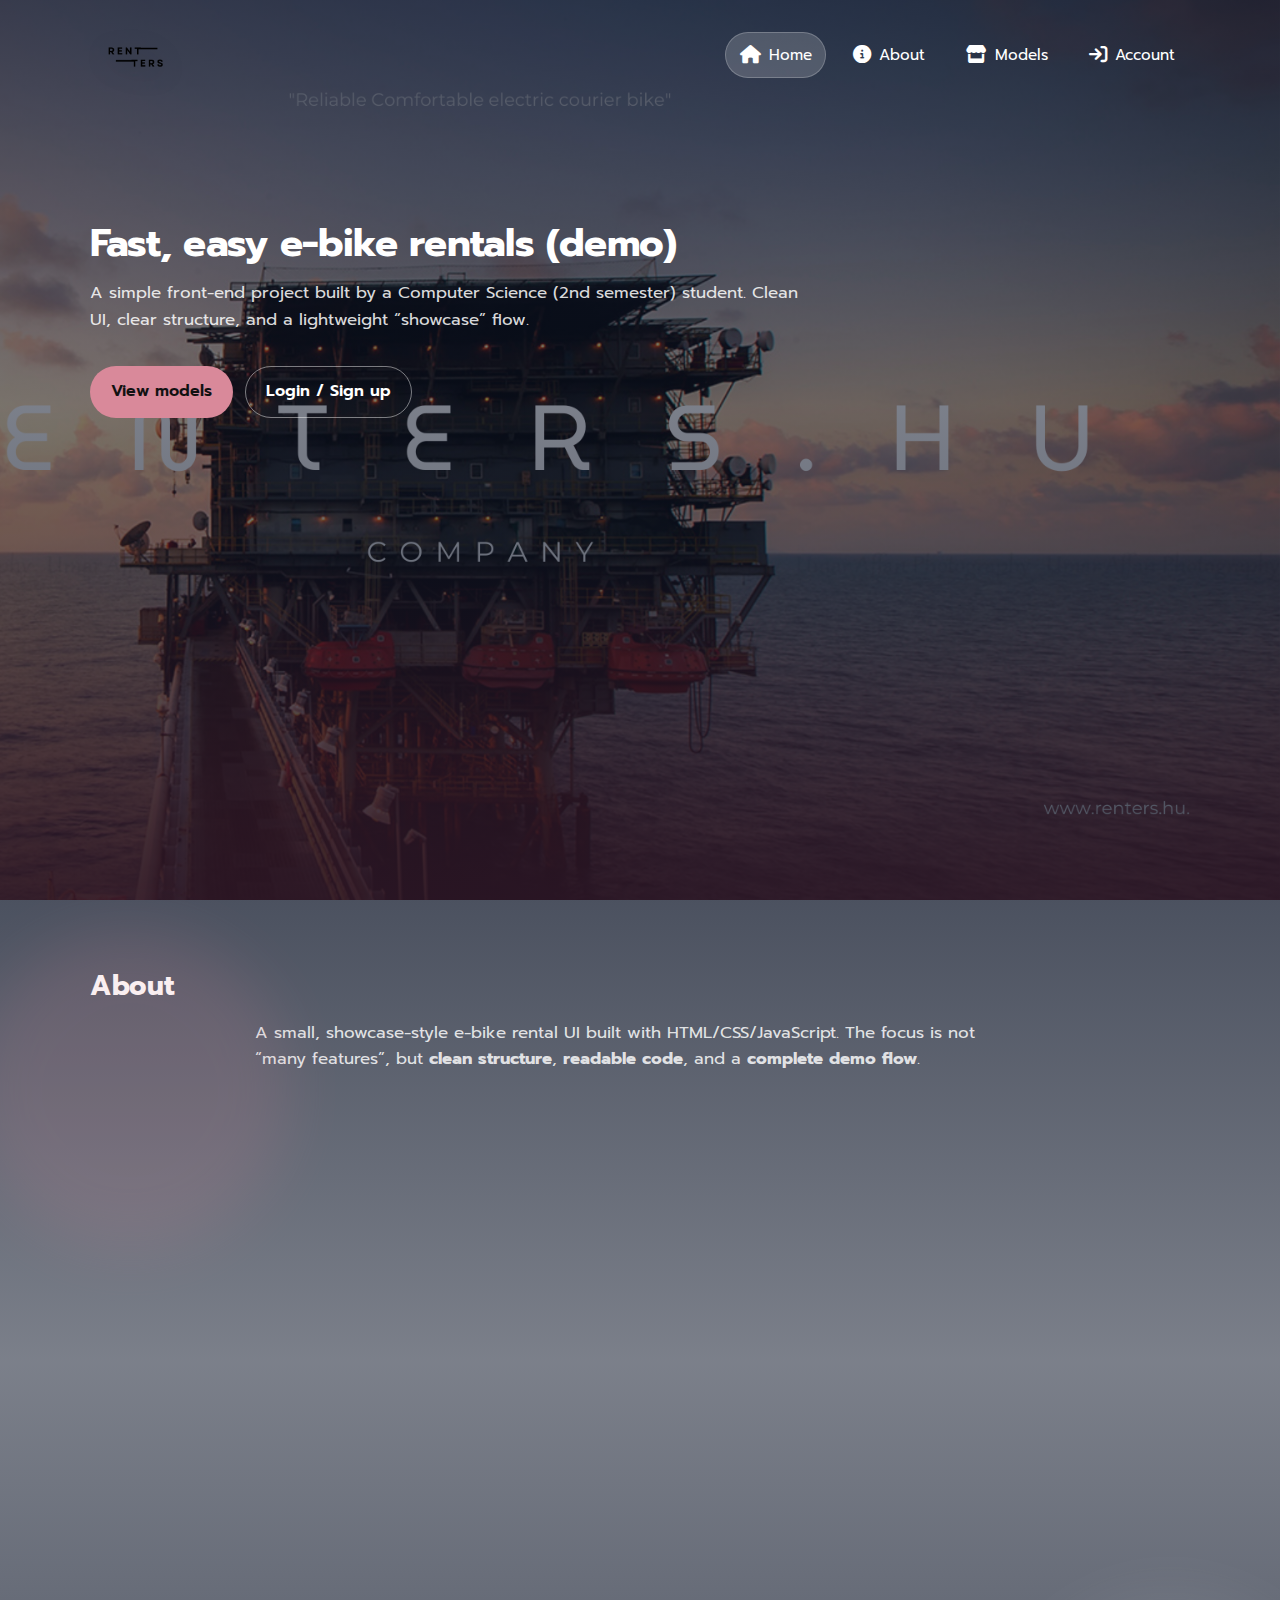
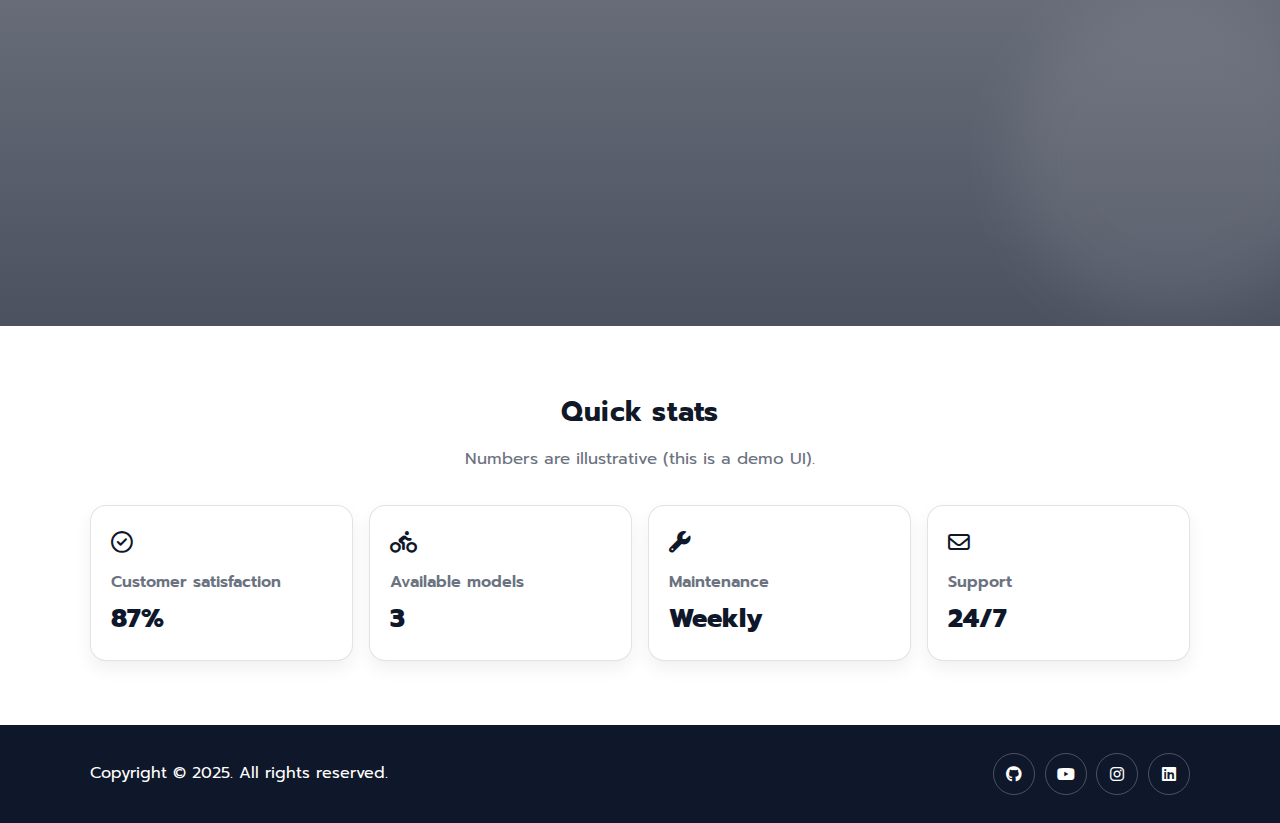
<file: index.html>
<!doctype html>
<html lang="en">
<head>
  <meta charset="utf-8" />
  <meta name="viewport" content="width=device-width, initial-scale=1" />
  <title>E‑Bike Rent</title>

  <link rel="preconnect" href="https://fonts.googleapis.com" />
  <link rel="preconnect" href="https://fonts.gstatic.com" crossorigin />
  <link href="https://fonts.googleapis.com/css2?family=Prompt:wght@400;600;700&display=swap" rel="stylesheet" />

  <link rel="stylesheet" href="https://cdnjs.cloudflare.com/ajax/libs/font-awesome/6.6.0/css/all.min.css" crossorigin="anonymous" referrerpolicy="no-referrer" />
  <link rel="stylesheet" href="assets/css/style.css" />
  <link rel="icon" type="image/png" href="assets/img/logo.png" />
</head>
<body>
  <header id="header__home" class="page-hero">
    <div class="container">
      <nav class="main-nav" aria-label="Main navigation">
        <a href="index.html" aria-label="E-Bike Rent Home">
          <img src="assets/img/logo.png" alt="E‑Bike Rent" class="main-nav__logo" />
        </a>
        <ul class="main-nav__items">
          <li><a class="nav-link active" href="index.html"><i class="fa-solid fa-house"></i><span>Home</span></a></li>
          <li><a class="nav-link" href="#about"><i class="fa-solid fa-circle-info"></i><span>About</span></a></li>
          <li><a class="nav-link" href="models.html#models"><i class="fa-solid fa-store"></i><span>Models</span></a></li>
          <li><a class="nav-link" href="user_page.html"><i class="fa-solid fa-arrow-right-to-bracket"></i><span>Account</span></a></li>
        </ul>
      </nav>

      <div class="hero">
        <h1>Fast, easy e‑bike rentals (demo)</h1>
        <p>
          A simple front‑end project built by a Computer Science (2nd semester) student.
          Clean UI, clear structure, and a lightweight “showcase” flow.
        </p>
        <div class="hero-actions">
          <a class="btn btn-primary" href="models.html">View models</a>
          <a class="btn btn-ghost" href="user_page.html">Login / Sign up</a>
        </div>
      </div>
    </div>
  </header>
  <section id="about" class="page-hero" aria-label="About section">
    <div class="container section about-wrap">
      <h2 class="section-title">About</h2>
      <p class="section-lead section-lead--on-dark">
        A small, showcase‑style e‑bike rental UI built with HTML/CSS/JavaScript.
        The focus is not “many features”, but <strong>clean structure</strong>, <strong>readable code</strong>,
        and a <strong>complete demo flow</strong>.
      </p>

      <div class="about-grid">
        <article class="about-feature reveal" style="--delay:0ms">
          <div class="about-feature__icon"><i class="fa-solid fa-bolt"></i></div>
          <h3>Goal</h3>
          <p>
            Create a modern landing page + models list + a basic account page that looks professional
            while staying realistic for a 2nd‑semester CS student project.
          </p>
        </article>

        <article class="about-feature reveal" style="--delay:90ms">
          <div class="about-feature__icon"><i class="fa-solid fa-layer-group"></i></div>
          <h3>What’s inside</h3>
          <p>
            Home (this page), Models (cards), Account (login/signup), and a simple “Rent request” modal
            that redirects to a confirmation page.
          </p>
        </article>

        <article class="about-feature reveal" style="--delay:180ms">
          <div class="about-feature__icon"><i class="fa-solid fa-shield"></i></div>
          <h3>Demo auth</h3>
          <p>
            Sign‑ups are stored only as in‑memory JSON objects. This keeps the project backend‑free:
            refreshing the page clears the data (expected for a demo).
          </p>
        </article>
      </div>

      <div class="about-split">
        <div class="about-panel reveal" style="--delay:240ms">
          <h3>What you can do</h3>
          <ol class="about-steps">
            <li>
              <span class="step-dot">1</span>
              <div>
                <strong>Browse models</strong>
                <p>Open the models page and explore card layouts and responsive design.</p>
              </div>
            </li>
            <li>
              <span class="step-dot">2</span>
              <div>
                <strong>Login / Sign up</strong>
                <p>Try the basic form validation and an in‑memory user list (no database).</p>
              </div>
            </li>
            <li>
              <span class="step-dot">3</span>
              <div>
                <strong>Send a rent request</strong>
                <p>Pick a model, submit the modal form, and land on the confirmation page.</p>
              </div>
            </li>
          </ol>
        </div>

        <div class="about-panel reveal" style="--delay:320ms">
          <h3>Tech stack</h3>
          <div class="about-pills" aria-label="Tech stack">
            <span class="about-pill"><i class="fa-brands fa-html5"></i>HTML</span>
            <span class="about-pill"><i class="fa-brands fa-css3-alt"></i>CSS</span>
            <span class="about-pill"><i class="fa-brands fa-js"></i>JavaScript</span>
            <span class="about-pill"><i class="fa-solid fa-mobile-screen"></i>Responsive UI</span>
            <span class="about-pill"><i class="fa-solid fa-universal-access"></i>Basic a11y</span>
          </div>

          <p class="about-note">
            <i class="fa-solid fa-circle-info"></i>
            Demo note: accounts are reset on refresh because data is stored only in memory.
          </p>

          <ul class="about-learnings">
            <li>Keep folders/paths consistent (GitHub Pages friendly).</li>
            <li>Prefer grid/flex layouts over fixed margins.</li>
            <li>Small animations can improve “feel” without adding complexity.</li>
          </ul>
        </div>
      </div>

      <div class="about-cta reveal" style="--delay:380ms">
        <a class="btn btn-primary" href="models.html">View models</a>
        <a class="btn btn-ghost" href="user_page.html">Login / Sign up</a>
      </div>
    </div>
  </section>

<section id="index_second" class="section" aria-label="Quick stats">
    <div class="container">
      <h2 class="section-title text-center">Quick stats</h2>
      <p class="section-lead text-center">Numbers are illustrative (this is a demo UI).</p>

      <div class="stats">
        <div class="stat">
          <div class="icon"><i class="fa-regular fa-circle-check"></i></div>
          <div class="label">Customer satisfaction</div>
          <div class="value">87%</div>
        </div>
        <div class="stat">
          <div class="icon"><i class="fa-solid fa-person-biking"></i></div>
          <div class="label">Available models</div>
          <div class="value">3</div>
        </div>
        <div class="stat">
          <div class="icon"><i class="fa-solid fa-wrench"></i></div>
          <div class="label">Maintenance</div>
          <div class="value">Weekly</div>
        </div>
        <div class="stat">
          <div class="icon"><i class="fa-regular fa-envelope"></i></div>
          <div class="label">Support</div>
          <div class="value">24/7</div>
        </div>
      </div>
    </div>
  </section>

  <footer id="main-footer">
    <div class="container footer-content">
      <p>Copyright © 2025. All rights reserved.</p>
      <div class="social" aria-label="Social links">
        <a href="https://github.com/cntzemir" target="_blank" rel="noreferrer" aria-label="GitHub"><i class="fa-brands fa-github"></i></a>
        <a href="https://www.youtube.com/@emirrrrw" target="_blank" rel="noreferrer" aria-label="YouTube"><i class="fa-brands fa-youtube"></i></a>
        <a href="https://www.instagram.com/emirrcanitez/" target="_blank" rel="noreferrer" aria-label="Instagram"><i class="fa-brands fa-instagram"></i></a>
        <a href="https://www.linkedin.com/in/emircntz" target="_blank" rel="noreferrer" aria-label="LinkedIn"><i class="fa-brands fa-linkedin"></i></a>
      </div>
    </div>
  </footer>

  <script src="assets/js/reveal.js"></script>
</body>
</html>
</file>
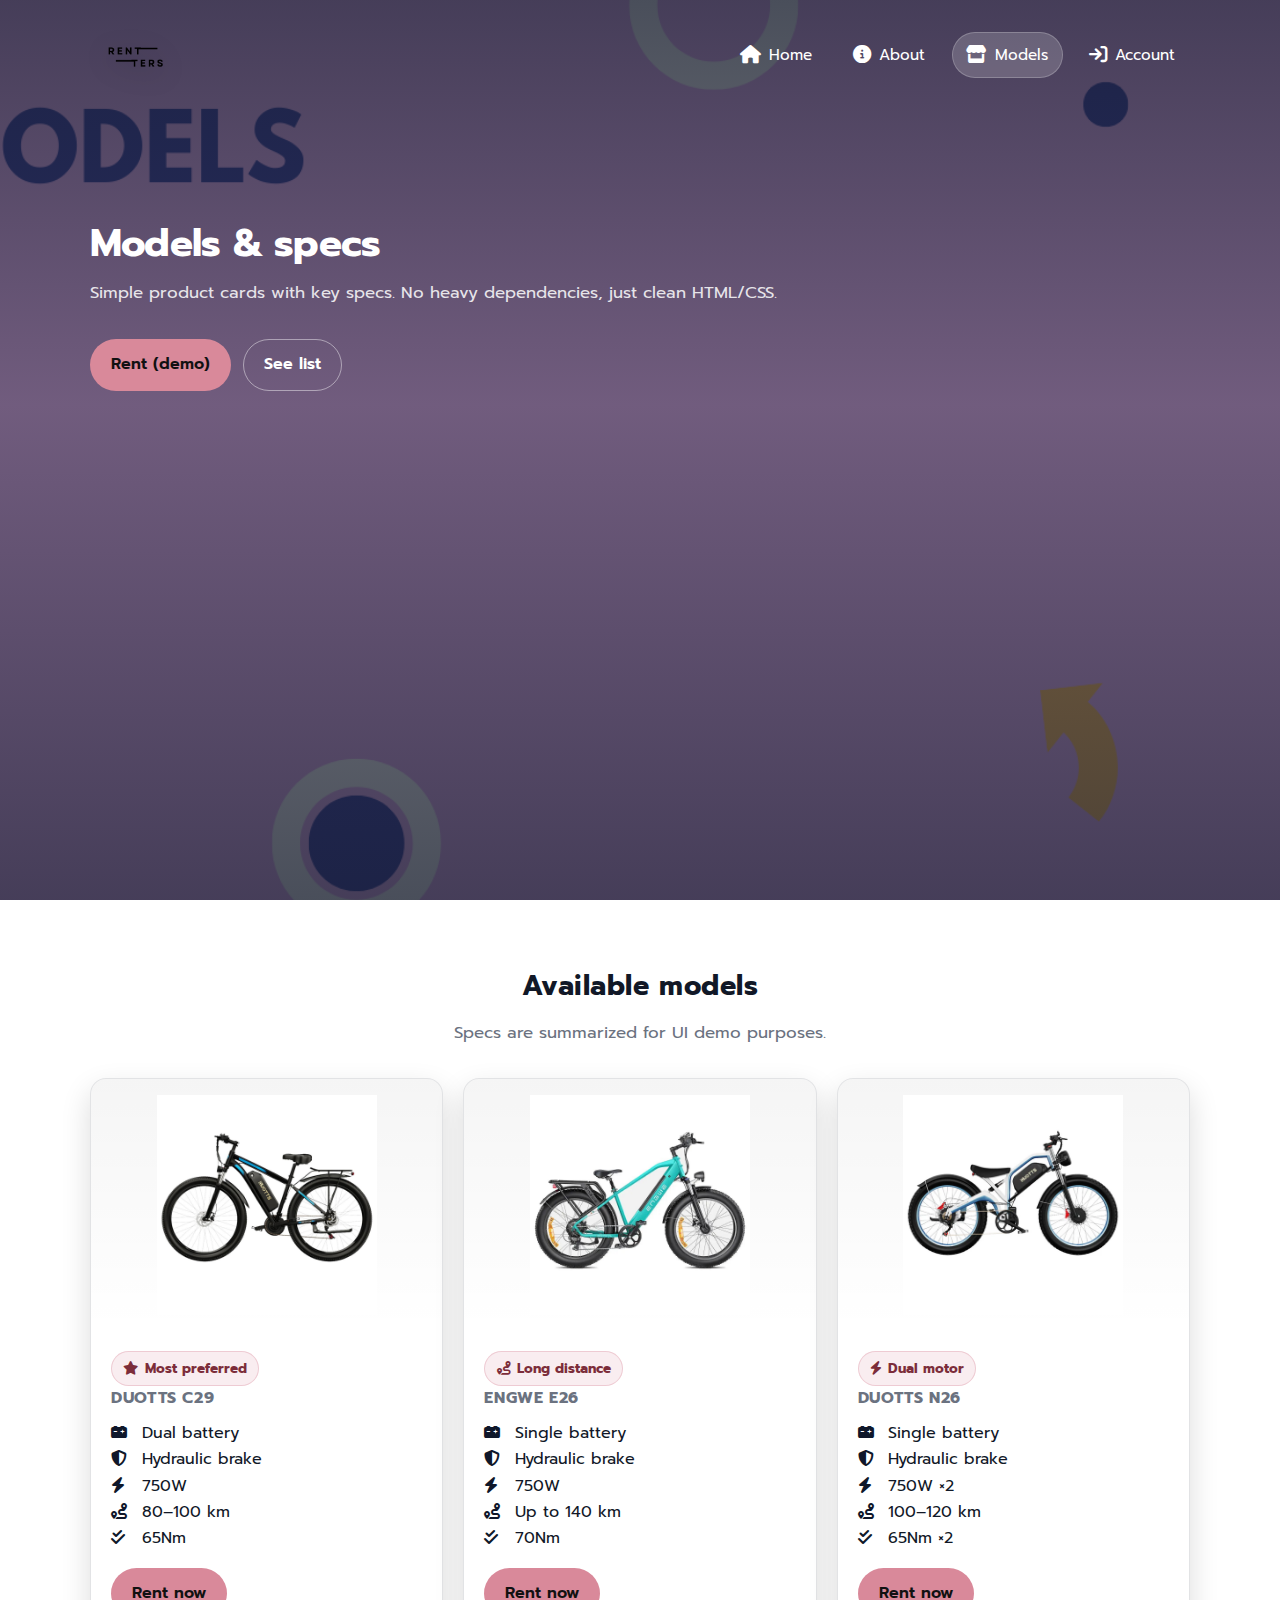
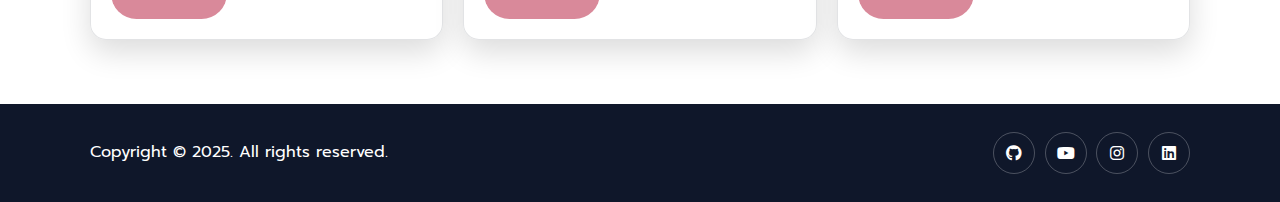
<file: models.html>
<!doctype html>
<html lang="en">
<head>
  <meta charset="utf-8" />
  <meta name="viewport" content="width=device-width, initial-scale=1" />
  <title>E‑Bike Rent | Models</title>

  <link rel="preconnect" href="https://fonts.googleapis.com" />
  <link rel="preconnect" href="https://fonts.gstatic.com" crossorigin />
  <link href="https://fonts.googleapis.com/css2?family=Prompt:wght@400;600;700&display=swap" rel="stylesheet" />

  <link rel="stylesheet" href="https://cdnjs.cloudflare.com/ajax/libs/font-awesome/6.6.0/css/all.min.css" crossorigin="anonymous" referrerpolicy="no-referrer" />
  <link rel="stylesheet" href="assets/css/style.css" />
  <link rel="icon" type="image/png" href="assets/img/logo.png" />
</head>
<body>
  <header id="price-home" class="page-hero">
    <div class="container">
      <nav class="main-nav" aria-label="Main navigation">
        <a href="index.html" aria-label="E-Bike Rent Home">
          <img src="assets/img/logo.png" alt="E‑Bike Rent" class="main-nav__logo" />
        </a>
        <ul class="main-nav__items">
          <li><a class="nav-link" href="index.html"><i class="fa-solid fa-house"></i><span>Home</span></a></li>
          <li><a class="nav-link" href="index.html#about"><i class="fa-solid fa-circle-info"></i><span>About</span></a></li>
          <li><a class="nav-link active" href="models.html#models"><i class="fa-solid fa-store"></i><span>Models</span></a></li>
          <li><a class="nav-link" href="user_page.html"><i class="fa-solid fa-arrow-right-to-bracket"></i><span>Account</span></a></li>
        </ul>
      </nav>

      <div class="hero">
        <h1>Models & specs</h1>
        <p>Simple product cards with key specs. No heavy dependencies, just clean HTML/CSS.</p>
        <div class="hero-actions">
          <a class="btn btn-primary" href="user_page.html">Rent (demo)</a>
          <a class="btn btn-ghost" href="#models">See list</a>
        </div>
      </div>
    </div>
  </header>

  <main>
    <section id="models" class="section" aria-label="Bike models">
      <div class="container">
        <h2 class="section-title text-center">Available models</h2>
        <p class="section-lead text-center">Specs are summarized for UI demo purposes.</p>

        <div class="items">
          <article class="item">
            <div class="item__image">
              <img src="assets/img/bike1.png" alt="DUOTTS C29" />
            </div>
            <div class="item__text">
              <div class="badge"><i class="fa-solid fa-star"></i> Most preferred</div>
              <p class="item__text__category">DUOTTS C29</p>
              <div class="item__text__title">
                <div><i class="fa-solid fa-car-battery"></i> Dual battery</div>
                <div><i class="fa-solid fa-shield-halved"></i> Hydraulic brake</div>
                <div><i class="fa-solid fa-bolt"></i> 750W</div>
                <div><i class="fa-solid fa-route"></i> 80–100 km</div>
                <div><i class="fa-solid fa-check-double"></i> 65Nm</div>
              </div>
              <a class="btn btn-primary" href="user_page.html">Rent now</a>
            </div>
          </article>

          <article class="item">
            <div class="item__image">
              <img src="assets/img/bike2.png" alt="ENGWE E26" />
            </div>
            <div class="item__text">
              <div class="badge"><i class="fa-solid fa-route"></i> Long distance</div>
              <p class="item__text__category">ENGWE E26</p>
              <div class="item__text__title">
                <div><i class="fa-solid fa-car-battery"></i> Single battery</div>
                <div><i class="fa-solid fa-shield-halved"></i> Hydraulic brake</div>
                <div><i class="fa-solid fa-bolt"></i> 750W</div>
                <div><i class="fa-solid fa-route"></i> Up to 140 km</div>
                <div><i class="fa-solid fa-check-double"></i> 70Nm</div>
              </div>
              <a class="btn btn-primary" href="user_page.html">Rent now</a>
            </div>
          </article>

          <article class="item">
            <div class="item__image">
              <img src="assets/img/bike3.png" alt="DUOTTS N26" />
            </div>
            <div class="item__text">
              <div class="badge"><i class="fa-solid fa-bolt"></i> Dual motor</div>
              <p class="item__text__category">DUOTTS N26</p>
              <div class="item__text__title">
                <div><i class="fa-solid fa-car-battery"></i> Single battery</div>
                <div><i class="fa-solid fa-shield-halved"></i> Hydraulic brake</div>
                <div><i class="fa-solid fa-bolt"></i> 750W ×2</div>
                <div><i class="fa-solid fa-route"></i> 100–120 km</div>
                <div><i class="fa-solid fa-check-double"></i> 65Nm ×2</div>
              </div>
              <a class="btn btn-primary" href="user_page.html">Rent now</a>
            </div>
          </article>
        </div>
      </div>
    </section>
  </main>

  <footer id="main-footer">
    <div class="container footer-content">
      <p>Copyright © 2025. All rights reserved.</p>
      <div class="social" aria-label="Social links">
        <a href="https://github.com/cntzemir" target="_blank" rel="noreferrer" aria-label="GitHub"><i class="fa-brands fa-github"></i></a>
        <a href="https://www.youtube.com/@emirrrrw" target="_blank" rel="noreferrer" aria-label="YouTube"><i class="fa-brands fa-youtube"></i></a>
        <a href="https://www.instagram.com/emirrcanitez/" target="_blank" rel="noreferrer" aria-label="Instagram"><i class="fa-brands fa-instagram"></i></a>
        <a href="https://www.linkedin.com/in/emircntz" target="_blank" rel="noreferrer" aria-label="LinkedIn"><i class="fa-brands fa-linkedin"></i></a>
      </div>
    </div>
  </footer>
</body>
</html>
</file>
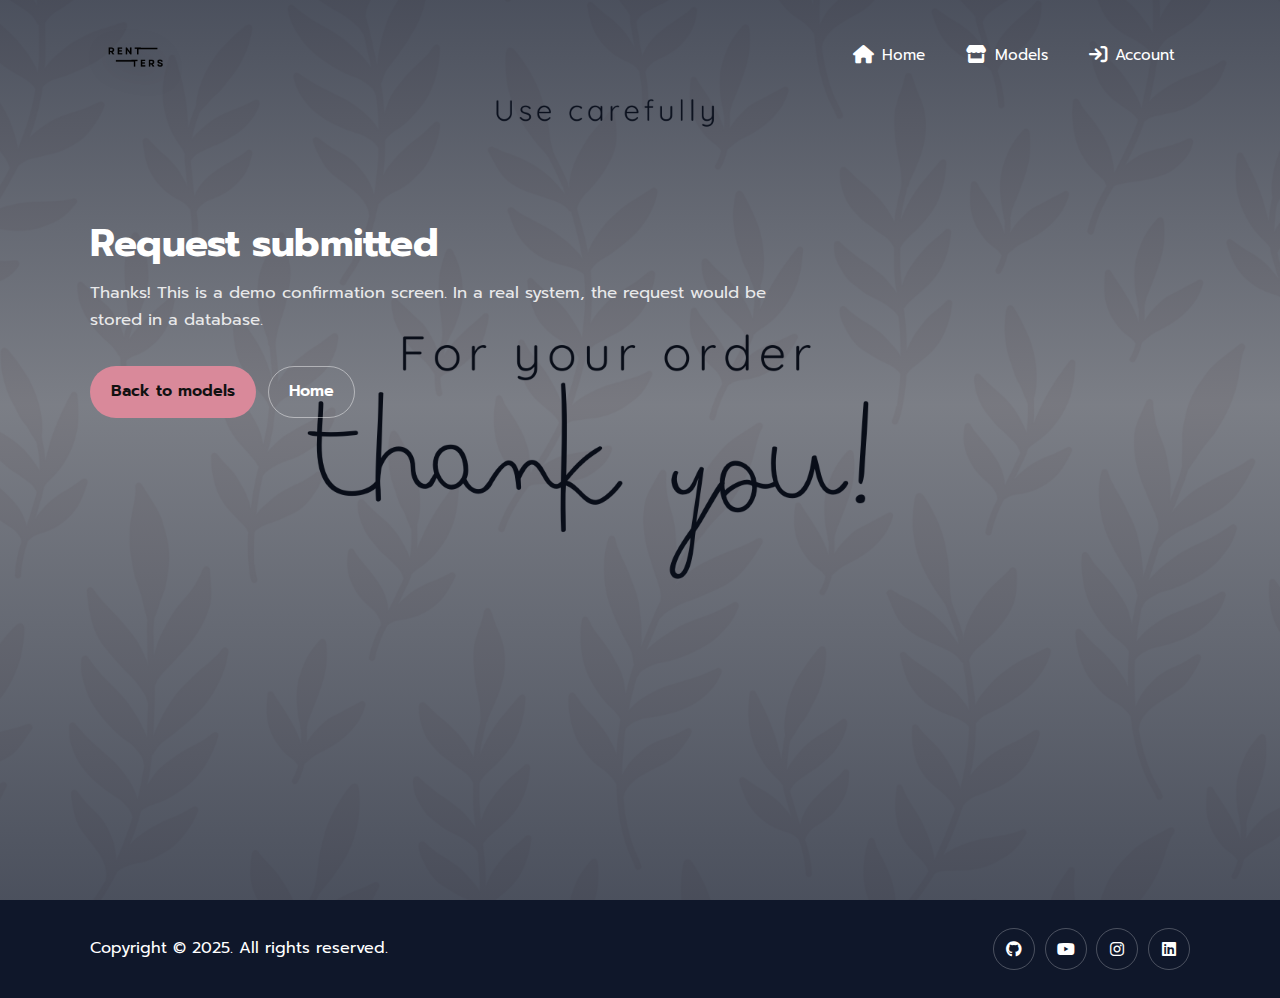
<file: request-submitted.html>
<!doctype html>
<html lang="en">
<head>
  <meta charset="utf-8" />
  <meta name="viewport" content="width=device-width, initial-scale=1" />
  <title>E‑Bike Rent | Request submitted</title>

  <link rel="preconnect" href="https://fonts.googleapis.com" />
  <link rel="preconnect" href="https://fonts.gstatic.com" crossorigin />
  <link href="https://fonts.googleapis.com/css2?family=Prompt:wght@400;600;700&display=swap" rel="stylesheet" />

  <link rel="stylesheet" href="https://cdnjs.cloudflare.com/ajax/libs/font-awesome/6.6.0/css/all.min.css" crossorigin="anonymous" referrerpolicy="no-referrer" />
  <link rel="stylesheet" href="assets/css/style.css" />
  <link rel="icon" type="image/png" href="assets/img/logo.png" />
</head>
<body>
  <header id="request-submitted" class="page-hero">
    <div class="container">
      <nav class="main-nav" aria-label="Main navigation">
        <a href="index.html" aria-label="E-Bike Rent Home">
          <img src="assets/img/logo.png" alt="E‑Bike Rent" class="main-nav__logo" />
        </a>
        <ul class="main-nav__items">
          <li><a class="nav-link" href="index.html"><i class="fa-solid fa-house"></i><span>Home</span></a></li>
          <li><a class="nav-link" href="models.html"><i class="fa-solid fa-store"></i><span>Models</span></a></li>
          <li><a class="nav-link" href="user_page.html"><i class="fa-solid fa-arrow-right-to-bracket"></i><span>Account</span></a></li>
        </ul>
      </nav>

      <div class="hero">
        <h1>Request submitted</h1>
        <p>Thanks! This is a demo confirmation screen. In a real system, the request would be stored in a database.</p>
        <div class="hero-actions">
          <a class="btn btn-primary" href="models.html">Back to models</a>
          <a class="btn btn-ghost" href="index.html">Home</a>
        </div>
      </div>
    </div>
  </header>

  <footer id="main-footer">
    <div class="container footer-content">
      <p>Copyright © 2025. All rights reserved.</p>
      <div class="social" aria-label="Social links">
        <a href="https://github.com/cntzemir" target="_blank" rel="noreferrer" aria-label="GitHub"><i class="fa-brands fa-github"></i></a>
        <a href="https://www.youtube.com/@emirrrrw" target="_blank" rel="noreferrer" aria-label="YouTube"><i class="fa-brands fa-youtube"></i></a>
        <a href="https://www.instagram.com/emirrcanitez/" target="_blank" rel="noreferrer" aria-label="Instagram"><i class="fa-brands fa-instagram"></i></a>
        <a href="https://www.linkedin.com/in/emircntz" target="_blank" rel="noreferrer" aria-label="LinkedIn"><i class="fa-brands fa-linkedin"></i></a>
      </div>
    </div>
  </footer>
</body>
</html>
</file>
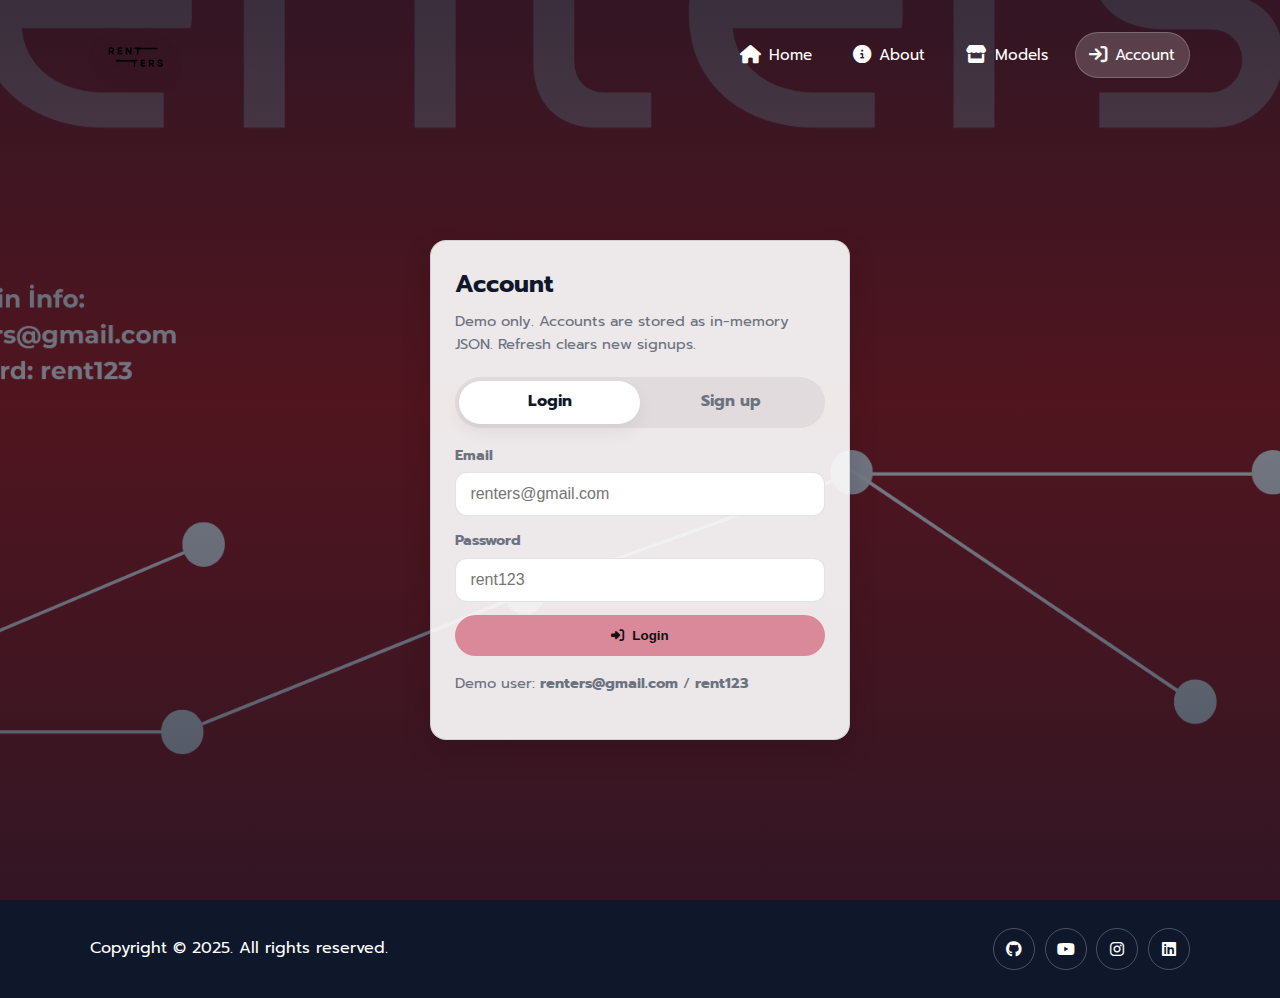
<file: user_page.html>
<!doctype html>
<html lang="en">
<head>
  <meta charset="utf-8" />
  <meta name="viewport" content="width=device-width, initial-scale=1" />
  <title>E‑Bike Rent | Account</title>

  <link rel="preconnect" href="https://fonts.googleapis.com" />
  <link rel="preconnect" href="https://fonts.gstatic.com" crossorigin />
  <link href="https://fonts.googleapis.com/css2?family=Prompt:wght@400;600;700&display=swap" rel="stylesheet" />

  <link rel="stylesheet" href="https://cdnjs.cloudflare.com/ajax/libs/font-awesome/6.6.0/css/all.min.css" crossorigin="anonymous" referrerpolicy="no-referrer" />
  <link rel="stylesheet" href="assets/css/style.css" />
  <link rel="icon" type="image/png" href="assets/img/logo.png" />
</head>
<body>
  <!-- AUTH (Login / Sign up) -->
  <header id="reg_log-home" class="page-hero">
    <div class="container">
      <nav class="main-nav" aria-label="Main navigation">
        <a href="index.html" aria-label="E-Bike Rent Home">
          <img src="assets/img/logo.png" alt="E‑Bike Rent" class="main-nav__logo" />
        </a>
        <ul class="main-nav__items">
          <li><a class="nav-link" href="index.html"><i class="fa-solid fa-house"></i><span>Home</span></a></li>
          <li><a class="nav-link" href="index.html#about"><i class="fa-solid fa-circle-info"></i><span>About</span></a></li>
          <li><a class="nav-link" href="models.html#models"><i class="fa-solid fa-store"></i><span>Models</span></a></li>
          <li><a class="nav-link active" href="user_page.html"><i class="fa-solid fa-arrow-right-to-bracket"></i><span>Account</span></a></li>
        </ul>
      </nav>

      <div class="auth-shell" id="authShell">
        <div class="card auth-card">
          <h2>Account</h2>
          <p class="help">Demo only. Accounts are stored as in‑memory JSON. Refresh clears new signups.</p>

          <div class="tabs" role="tablist" aria-label="Account tabs">
            <div class="tab active" id="tabLogin" role="tab" aria-selected="true">Login</div>
            <div class="tab" id="tabSignup" role="tab" aria-selected="false">Sign up</div>
          </div>

          <form class="form" id="loginForm" novalidate>
            <div class="input">
              <label for="loginEmail">Email</label>
              <input id="loginEmail" name="email" type="email" autocomplete="email" placeholder="renters@gmail.com" required />
            </div>
            <div class="input">
              <label for="loginPassword">Password</label>
              <input id="loginPassword" name="password" type="password" autocomplete="current-password" placeholder="rent123" required />
            </div>
            <button class="btn btn-primary" type="submit"><i class="fa-solid fa-right-to-bracket"></i> Login</button>
          </form>

          <form class="form hidden" id="signupForm" novalidate>
            <div class="input">
              <label for="signupEmail">Email</label>
              <input id="signupEmail" name="email" type="email" autocomplete="email" placeholder="you@example.com" required />
            </div>
            <div class="input">
              <label for="signupPassword">Password</label>
              <input id="signupPassword" name="password" type="password" autocomplete="new-password" placeholder="min 6 characters" required />
            </div>
            <div class="input">
              <label for="signupPassword2">Confirm password</label>
              <input id="signupPassword2" name="password2" type="password" autocomplete="new-password" placeholder="repeat password" required />
            </div>
            <button class="btn btn-primary" type="submit"><i class="fa-solid fa-user-plus"></i> Create account</button>
          </form>

          <div id="authAlert" class="alert hidden" role="status" aria-live="polite"></div>

          <p class="help" style="margin-top:1rem">
            Demo user: <strong>renters@gmail.com</strong> / <strong>rent123</strong>
          </p>
        </div>
      </div>
    </div>
  </header>

  <!-- DASHBOARD (visible after login) -->
  <header id="user_page" class="page-hero hidden">
    <div class="container">
      <nav class="main-nav" aria-label="Dashboard navigation">
        <a href="index.html" aria-label="E-Bike Rent Home">
          <img src="assets/img/logo.png" alt="E‑Bike Rent" class="main-nav__logo" />
        </a>
        <ul class="main-nav__items">
          <li><a class="nav-link" href="index.html"><i class="fa-solid fa-house"></i><span>Home</span></a></li>
          <li><a class="nav-link" href="models.html"><i class="fa-solid fa-store"></i><span>Models</span></a></li>
          <li><button class="nav-link" id="logoutBtn" type="button" aria-label="Logout"><i class="fa-solid fa-right-from-bracket"></i><span>Logout</span></button></li>
        </ul>
      </nav>

      <section class="dashboard" aria-label="User dashboard">
        <div class="dashboard-head">
          <h2>Welcome</h2>
          <div class="pill"><i class="fa-regular fa-user"></i> <span id="currentUserEmail">user</span></div>
        </div>

        <div class="items" aria-label="Rentable bikes">
          <article class="item">
            <div class="item__image"><img src="assets/img/bike1.png" alt="DUOTTS C29" /></div>
            <div class="item__text">
              <p class="item__text__category">DUOTTS C29</p>
              <div class="item__text__title">
                <div><i class="fa-solid fa-bolt"></i> 750W</div>
                <div><i class="fa-solid fa-route"></i> 80–100 km</div>
              </div>
              <button class="btn btn-primary rentBtn" data-model="DUOTTS C29" type="button">Rent</button>
            </div>
          </article>

          <article class="item">
            <div class="item__image"><img src="assets/img/bike2.png" alt="ENGWE E26" /></div>
            <div class="item__text">
              <p class="item__text__category">ENGWE E26</p>
              <div class="item__text__title">
                <div><i class="fa-solid fa-bolt"></i> 750W</div>
                <div><i class="fa-solid fa-route"></i> Up to 140 km</div>
              </div>
              <button class="btn btn-primary rentBtn" data-model="ENGWE E26" type="button">Rent</button>
            </div>
          </article>

          <article class="item">
            <div class="item__image"><img src="assets/img/bike3.png" alt="DUOTTS N26" /></div>
            <div class="item__text">
              <p class="item__text__category">DUOTTS N26</p>
              <div class="item__text__title">
                <div><i class="fa-solid fa-bolt"></i> 750W ×2</div>
                <div><i class="fa-solid fa-route"></i> 100–120 km</div>
              </div>
              <button class="btn btn-primary rentBtn" data-model="DUOTTS N26" type="button">Rent</button>
            </div>
          </article>
        </div>
      </section>
    </div>
  </header>

  <!-- RENT MODAL -->
  <div id="overlay" class="overlay hidden"></div>
  <div id="rentModal" class="modal hidden" role="dialog" aria-modal="true" aria-labelledby="rentTitle">
    <div class="modal-head">
      <h3 id="rentTitle">Rent request</h3>
      <button class="icon-btn" id="closeModalBtn" type="button" aria-label="Close">&times;</button>
    </div>

    <div class="modal-grid">
      <div class="card" style="padding:1rem">
        <div class="help">Selected model</div>
        <div style="font-weight:800;font-size:1.15rem" id="selectedModel">—</div>
        <div class="help" style="margin-top:.75rem">
          This form is for UI showcase. Submitting redirects to a confirmation page.
        </div>
      </div>

      <form class="form" id="rentForm" novalidate>
        <div class="input">
          <label for="rentName">Name</label>
          <input id="rentName" name="name" type="text" placeholder="Your name" required />
        </div>
        <div class="input">
          <label for="rentPhone">Phone</label>
          <input id="rentPhone" name="phone" type="text" placeholder="+36 ..." required />
        </div>
        <div class="input">
          <label for="rentAddress">Address</label>
          <input id="rentAddress" name="address" type="text" placeholder="Budapest" required />
        </div>
        <div class="input">
          <label for="rentNote">Message (optional)</label>
          <textarea id="rentNote" name="note" placeholder="Anything we should know?"></textarea>
        </div>
        <button class="btn btn-primary" type="submit"><i class="fa-solid fa-paper-plane"></i> Submit request</button>
        <div id="rentAlert" class="alert hidden" role="status" aria-live="polite"></div>
      </form>
    </div>
  </div>

  <footer id="main-footer">
    <div class="container footer-content">
      <p>Copyright © 2025. All rights reserved.</p>
      <div class="social" aria-label="Social links">
        <a href="https://github.com/cntzemir" target="_blank" rel="noreferrer" aria-label="GitHub"><i class="fa-brands fa-github"></i></a>
        <a href="https://www.youtube.com/@emirrrrw" target="_blank" rel="noreferrer" aria-label="YouTube"><i class="fa-brands fa-youtube"></i></a>
        <a href="https://www.instagram.com/emirrcanitez/" target="_blank" rel="noreferrer" aria-label="Instagram"><i class="fa-brands fa-instagram"></i></a>
        <a href="https://www.linkedin.com/in/emircntz" target="_blank" rel="noreferrer" aria-label="LinkedIn"><i class="fa-brands fa-linkedin"></i></a>
      </div>
    </div>
  </footer>

  <script src="assets/js/user_page.js" defer></script>
</body>
</html>
</file>
<file: assets/css/style.css>
:root{
  --text:#111827;
  --muted:#6b7280;
  --bg:#ffffff;
  --surface:rgba(255,255,255,.9);
  --dark:#0f172a;
  --accent:#d9899a;
  --accent-hover:#b87d95;
  --border:rgba(15,23,42,.12);
  --shadow:0 12px 30px rgba(0,0,0,.14);
  --radius:16px;
}

*{box-sizing:border-box}
html{scroll-behavior:smooth}
body{margin:0;font-family:"Prompt",system-ui,-apple-system,"Segoe UI",Roboto,Arial,sans-serif;line-height:1.6;color:var(--text);background:var(--bg)}
a{color:inherit;text-decoration:none}
img{max-width:100%;display:block}
ul{list-style:none;padding:0;margin:0}

.container{width:min(1100px,92%);margin:0 auto}
.text-center{text-align:center}
.hidden{display:none !important}

/* Buttons */
.btn{display:inline-flex;align-items:center;justify-content:center;gap:.5rem;padding:.75rem 1.25rem;border-radius:999px;border:1px solid transparent;font-weight:600;cursor:pointer;transition:transform .15s ease,background-color .2s ease,border-color .2s ease;user-select:none}
.btn:active{transform:translateY(1px)}
.btn-primary{background:var(--accent);color:#111}
.btn-primary:hover{background:var(--accent-hover)}
.btn-ghost{background:transparent;border-color:rgba(255,255,255,.45);color:#fff}
.btn-ghost:hover{border-color:rgba(255,255,255,.8)}

/* Page hero */
.page-hero{min-height:100vh;position:relative;color:#fff}
.page-hero::before{content:"";position:absolute;inset:0;background:linear-gradient(180deg,rgba(15,23,42,.75),rgba(15,23,42,.55) 45%,rgba(15,23,42,.75))}
.page-hero > .container{position:relative;z-index:1}

/* Backgrounds (kept from original project) */
#header__home{background:url("../img/bg.png") no-repeat center right/cover}
#about_us{background:url("../img/bg1-5.png") no-repeat center right/cover;color:#fff}
#price-home{background:url("../img/bg3.png") no-repeat center right/cover}
#reg_log-home{background:url("../img/bg2.png") no-repeat center right/cover}
#user_page{background:url("../img/bg4.png") no-repeat center right/cover}
#request-submitted{background:url("../img/bg_f.png") no-repeat center right/cover}

/* Navigation */
.main-nav{display:flex;align-items:center;justify-content:space-between;padding:1rem 0}
.main-nav__logo{width:92px;height:78px;object-fit:contain;filter:drop-shadow(0 6px 12px rgba(0,0,0,.25))}
.main-nav__items{display:flex;align-items:center;gap:.75rem}
.nav-link{background:transparent;display:flex;align-items:center;gap:.5rem;padding:.6rem .85rem;border-radius:999px;color:#fff;border:1px solid transparent;transition:background-color .2s ease,border-color .2s ease}
.nav-link i{font-size:1.15rem}
.nav-link span{font-size:.95rem}
.nav-link:hover{background:rgba(255,255,255,.12);border-color:rgba(255,255,255,.18)}
.nav-link.active{background:rgba(255,255,255,.18);border-color:rgba(255,255,255,.22)}

/* Hero content */
.hero{padding:7rem 0 3.5rem 0;display:grid;gap:1rem;max-width:720px}
.hero h1{margin:0;font-size:clamp(2.2rem,3vw,3.2rem);line-height:1.1;letter-spacing:-.02em}
.hero p{margin:0;color:rgba(255,255,255,.86);font-size:1.05rem}
.hero .hero-actions{display:flex;gap:.75rem;flex-wrap:wrap;margin-top:1rem}

/* Sections */
.section{padding:4rem 0}
.section-title{margin:0 0 .75rem 0;font-size:1.7rem;letter-spacing:.02em}
.section-lead{margin:0 auto 2rem auto;max-width:70ch;color:var(--muted);font-size:1.05rem}

/* About overlay section */
.about-card{background:rgba(255,255,255,.10);border:1px solid rgba(255,255,255,.18);border-radius:var(--radius);padding:1.5rem;box-shadow:0 10px 25px rgba(0,0,0,.18);backdrop-filter:blur(6px)}
.about-card p{color:rgba(255,255,255,.9);font-size:1.05rem;margin:0}


/* About (expanded content + animations) */
.section-lead--on-dark{color:rgba(255,255,255,.84)}
.about-wrap{position:relative}
.about-wrap::before,.about-wrap::after{content:"";position:absolute;z-index:0;width:320px;height:320px;border-radius:999px;filter:blur(30px);opacity:.22;pointer-events:none;animation:drift 10s ease-in-out infinite}
.about-wrap::before{left:-120px;top:30px;background:rgba(217,137,154,.65)}
.about-wrap::after{right:-140px;bottom:10px;background:rgba(255,255,255,.35);animation-delay:1.2s}

.about-grid{display:grid;grid-template-columns:repeat(3,1fr);gap:1rem;margin-top:1rem}
.about-feature{position:relative;z-index:1;background:rgba(255,255,255,.10);border:1px solid rgba(255,255,255,.18);border-radius:var(--radius);padding:1.25rem;box-shadow:0 10px 25px rgba(0,0,0,.18);backdrop-filter:blur(6px);transition:transform .2s ease,box-shadow .2s ease,border-color .2s ease;overflow:hidden}
.about-feature:hover{transform:translateY(-4px);border-color:rgba(255,255,255,.28);box-shadow:0 16px 34px rgba(0,0,0,.24)}
.about-feature__icon{width:46px;height:46px;border-radius:14px;display:grid;place-items:center;background:rgba(217,137,154,.25);border:1px solid rgba(217,137,154,.45);margin-bottom:.75rem}
.about-feature__icon i{font-size:1.2rem;color:#fff;animation:pulse 3.2s ease-in-out infinite}
.about-feature h3{margin:.15rem 0 .35rem 0;font-size:1.1rem}
.about-feature p{margin:0;color:rgba(255,255,255,.88)}

.about-split{position:relative;z-index:1;display:grid;grid-template-columns:1.1fr .9fr;gap:1rem;margin-top:1rem}
.about-panel{background:rgba(255,255,255,.10);border:1px solid rgba(255,255,255,.18);border-radius:var(--radius);padding:1.25rem;box-shadow:0 10px 25px rgba(0,0,0,.18);backdrop-filter:blur(6px)}
.about-panel h3{margin:0 0 .75rem 0;font-size:1.12rem}

.about-steps{list-style:none;margin:0;padding:0;display:grid;gap:.9rem}
.about-steps li{display:flex;gap:.85rem;align-items:flex-start}
.step-dot{width:34px;height:34px;border-radius:999px;background:rgba(255,255,255,.14);border:1px solid rgba(255,255,255,.22);display:grid;place-items:center;font-weight:800;flex:0 0 34px}
.about-steps strong{display:block}
.about-steps p{margin:.15rem 0 0 0;color:rgba(255,255,255,.86)}

.about-pills{display:flex;flex-wrap:wrap;gap:.5rem}
.about-pill{display:inline-flex;align-items:center;gap:.45rem;padding:.38rem .7rem;border-radius:999px;background:rgba(255,255,255,.12);border:1px solid rgba(255,255,255,.20);color:#fff;font-weight:700;font-size:.88rem}
.about-pill i{opacity:.95}

.about-note{margin:1rem 0 .6rem 0;padding:.65rem .8rem;border-radius:12px;background:rgba(0,0,0,.18);border:1px solid rgba(255,255,255,.14);color:rgba(255,255,255,.88)}
.about-note i{margin-right:.4rem}

.about-learnings{margin:.6rem 0 0 0;padding-left:1.1rem;color:rgba(255,255,255,.86)}
.about-learnings li{margin:.25rem 0}

.about-cta{position:relative;z-index:1;margin-top:1.5rem;display:flex;gap:.75rem;flex-wrap:wrap}

/* Scroll reveal (IntersectionObserver adds .is-visible) */
.reveal{opacity:0;transform:translateY(14px);transition:opacity .7s ease,transform .7s ease;transition-delay:var(--delay,0ms)}
.reveal.is-visible{opacity:1;transform:translateY(0)}

@keyframes pulse{0%,100%{transform:translateY(0)}50%{transform:translateY(-2px)}}
@keyframes drift{0%,100%{transform:translate(0,0) scale(1)}50%{transform:translate(14px,-10px) scale(1.02)}}

@media (prefers-reduced-motion: reduce){
  .reveal{opacity:1;transform:none;transition:none}
  .about-feature__icon i{animation:none}
  .about-wrap::before,.about-wrap::after{animation:none}
}


/* Stats */
.stats{display:grid;grid-template-columns:repeat(4,1fr);gap:1rem}
.stat{background:#fff;border:1px solid var(--border);border-radius:var(--radius);padding:1.25rem;box-shadow:0 8px 18px rgba(0,0,0,.06)}
.stat .icon{font-size:1.35rem;color:var(--dark)}
.stat .label{margin-top:.6rem;color:var(--muted);font-weight:600}
.stat .value{font-size:1.6rem;font-weight:800;margin-top:.25rem;color:var(--dark)}

/* Models grid */
.items{display:grid;grid-template-columns:repeat(3,1fr);gap:1.25rem}
.item{background:rgba(255,255,255,.92);border:1px solid var(--border);border-radius:var(--radius);overflow:hidden;box-shadow:var(--shadow)}
.item__image{background:linear-gradient(180deg,rgba(0,0,0,.04),rgba(0,0,0,0));padding:1rem}
.item__image img{height:220px;object-fit:contain;margin:0 auto}
.item__text{padding:1.25rem}
.item__text__category{margin:0;color:var(--muted);font-weight:700;letter-spacing:.04em}
.item__text__title{margin:.5rem 0 1rem 0;font-size:1rem;color:var(--text);line-height:1.65}
.item__text__title i{width:1.2rem;margin-right:.35rem;color:var(--dark)}
.badge{display:inline-flex;align-items:center;gap:.4rem;padding:.35rem .7rem;border-radius:999px;background:rgba(217,137,154,.15);border:1px solid rgba(217,137,154,.35);color:#7c2d3a;font-weight:700;font-size:.85rem}

/* Auth */
.auth-shell{min-height:calc(100vh - 140px);display:grid;place-items:center;padding:3rem 0}
.card{background:var(--surface);border:1px solid var(--border);border-radius:var(--radius);box-shadow:var(--shadow)}
.auth-card{width:min(420px,100%);padding:1.5rem}
.auth-card h2{margin:0 0 .4rem 0;color:var(--dark)}
.auth-card p{margin:0 0 1.25rem 0;color:var(--muted)}
.tabs{display:flex;background:rgba(15,23,42,.06);border-radius:999px;padding:.25rem;margin-bottom:1rem}
.tab{flex:1;text-align:center;padding:.55rem .75rem;border-radius:999px;font-weight:700;color:var(--muted);cursor:pointer;user-select:none}
.tab.active{background:#fff;color:var(--dark);box-shadow:0 8px 18px rgba(0,0,0,.06)}
.form{display:grid;gap:.8rem}
.input{display:grid;gap:.35rem}
.input label{font-size:.9rem;color:var(--muted);font-weight:700}
.input input{padding:.75rem .9rem;border-radius:12px;border:1px solid var(--border);background:#fff;font-size:1rem;outline:none}
.input input:focus{border-color:rgba(217,137,154,.65);box-shadow:0 0 0 4px rgba(217,137,154,.18)}
.help{font-size:.92rem;color:var(--muted)}
.alert{margin-top:.9rem;padding:.75rem .9rem;border-radius:12px;border:1px solid rgba(15,23,42,.12);background:rgba(255,255,255,.75);color:var(--dark)}
.alert.error{border-color:rgba(220,38,38,.35);background:rgba(220,38,38,.08)}
.alert.success{border-color:rgba(34,197,94,.35);background:rgba(34,197,94,.08)}

/* Dashboard + modal */
.dashboard{padding:2.5rem 0 3rem 0}
.dashboard-head{display:flex;align-items:center;justify-content:space-between;gap:1rem;flex-wrap:wrap;margin-bottom:1.25rem}
.dashboard-head h2{margin:0;color:#fff}
.dashboard-head .pill{display:inline-flex;align-items:center;gap:.5rem;padding:.45rem .85rem;border-radius:999px;background:rgba(255,255,255,.14);border:1px solid rgba(255,255,255,.20);color:#fff}

.overlay{position:fixed;inset:0;background:rgba(0,0,0,.55);backdrop-filter:blur(4px);z-index:50}
.modal{position:fixed;left:50%;top:50%;transform:translate(-50%,-50%);width:min(720px,92%);max-height:82vh;overflow:auto;background:#fff;border-radius:var(--radius);box-shadow:0 24px 60px rgba(0,0,0,.35);z-index:60;padding:1.5rem}
.modal-head{display:flex;align-items:center;justify-content:space-between;gap:1rem}
.modal-head h3{margin:0}
.icon-btn{border:none;background:transparent;font-size:1.8rem;cursor:pointer;color:var(--dark)}
.modal-grid{display:grid;grid-template-columns:1fr 1fr;gap:1rem;margin-top:1rem}
.modal-grid .form{gap:.75rem}
.modal-grid textarea{min-height:120px;resize:vertical}

/* Footer */
#main-footer{background:var(--dark);color:#fff}
.footer-content{display:flex;align-items:center;justify-content:space-between;gap:1rem;padding:1.25rem 0;flex-wrap:wrap}
.social{display:flex;gap:.6rem}
.social a{display:inline-flex;align-items:center;justify-content:center;width:42px;height:42px;border-radius:999px;border:1px solid rgba(255,255,255,.25);transition:background-color .2s ease,border-color .2s ease}
.social a:hover{background:rgba(255,255,255,.12);border-color:rgba(255,255,255,.45)}

/* Responsive */
@media (max-width: 900px){
  .stats{grid-template-columns:repeat(2,1fr)}
  .items{grid-template-columns:repeat(2,1fr)}
  .modal-grid{grid-template-columns:1fr}
  .about-grid{grid-template-columns:repeat(2,1fr)}
  .about-split{grid-template-columns:1fr}

}
@media (max-width: 560px){
  .main-nav{flex-direction:column;gap:.75rem}
  .main-nav__items{flex-wrap:wrap;justify-content:center}
  .nav-link span{display:none}
  .hero{padding-top:6rem}
  .stats{grid-template-columns:1fr}
  .items{grid-template-columns:1fr}
  .about-grid{grid-template-columns:1fr}

}
</file>
